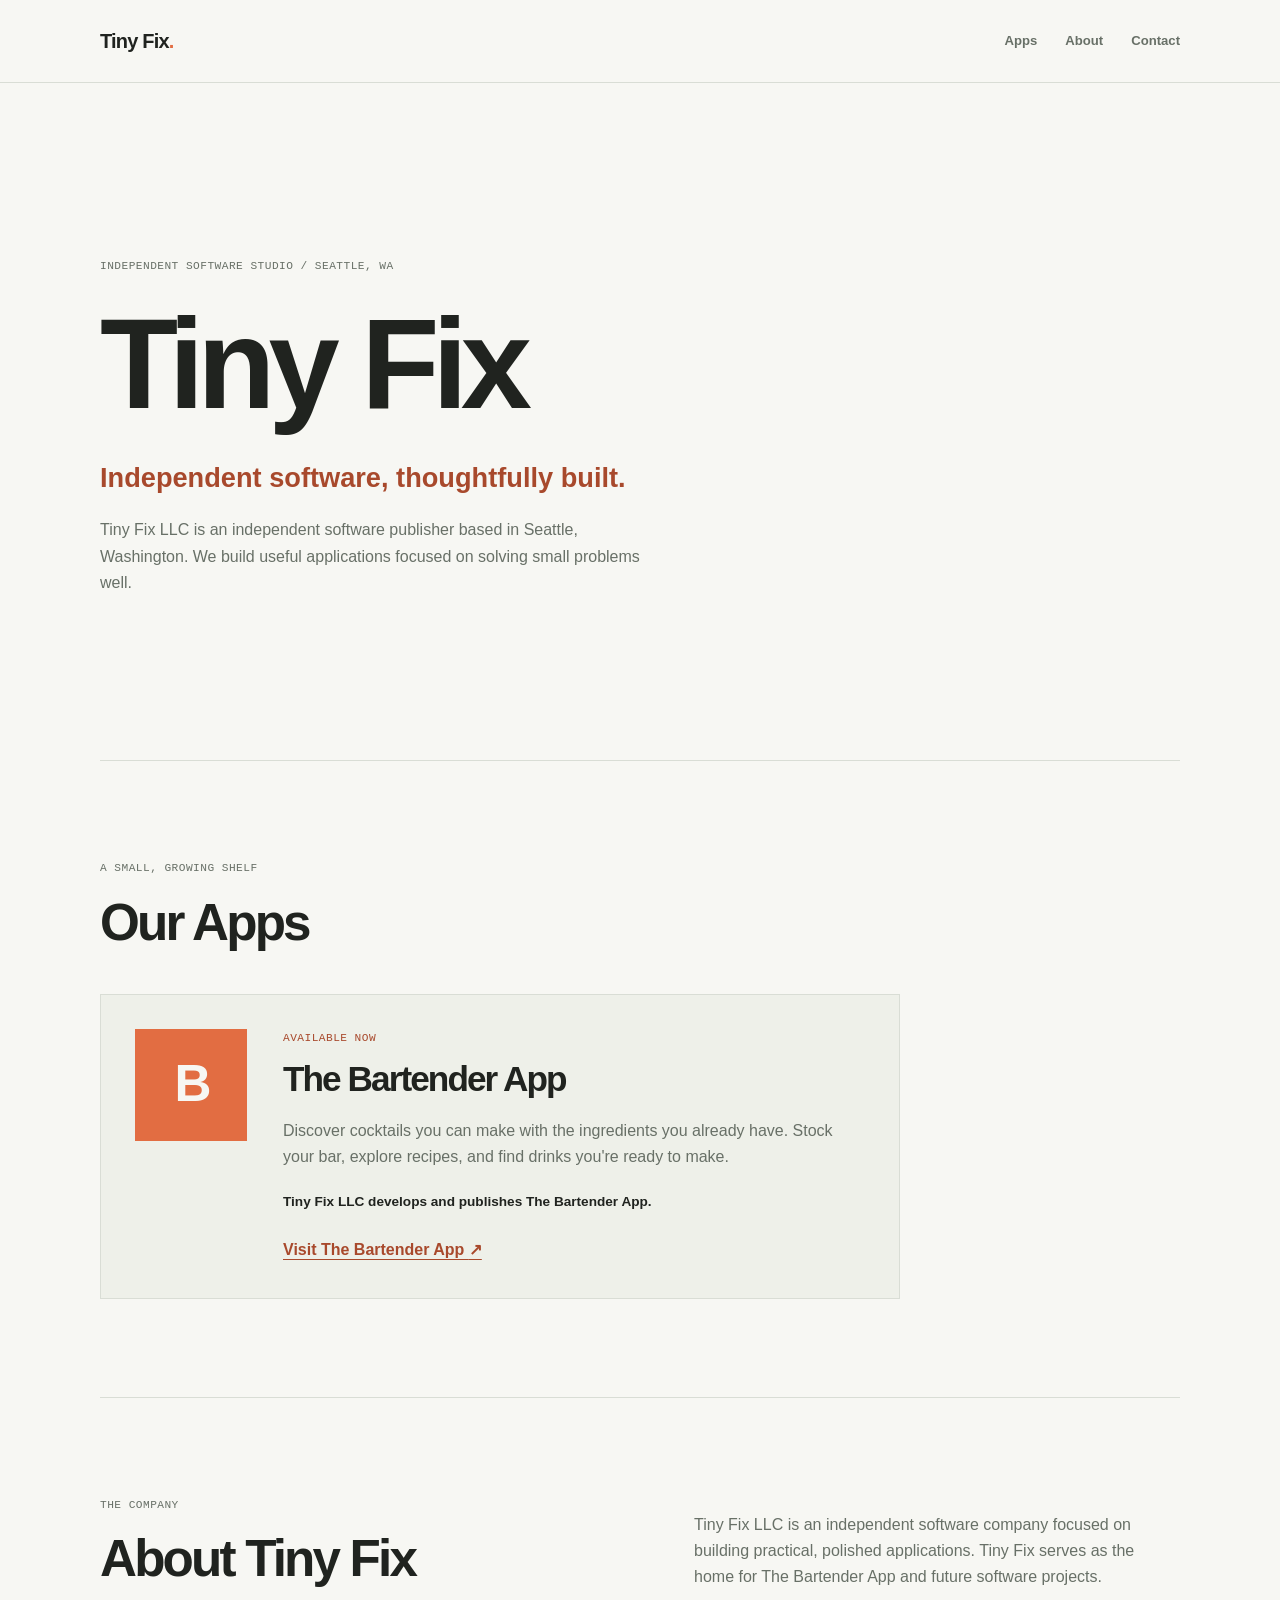
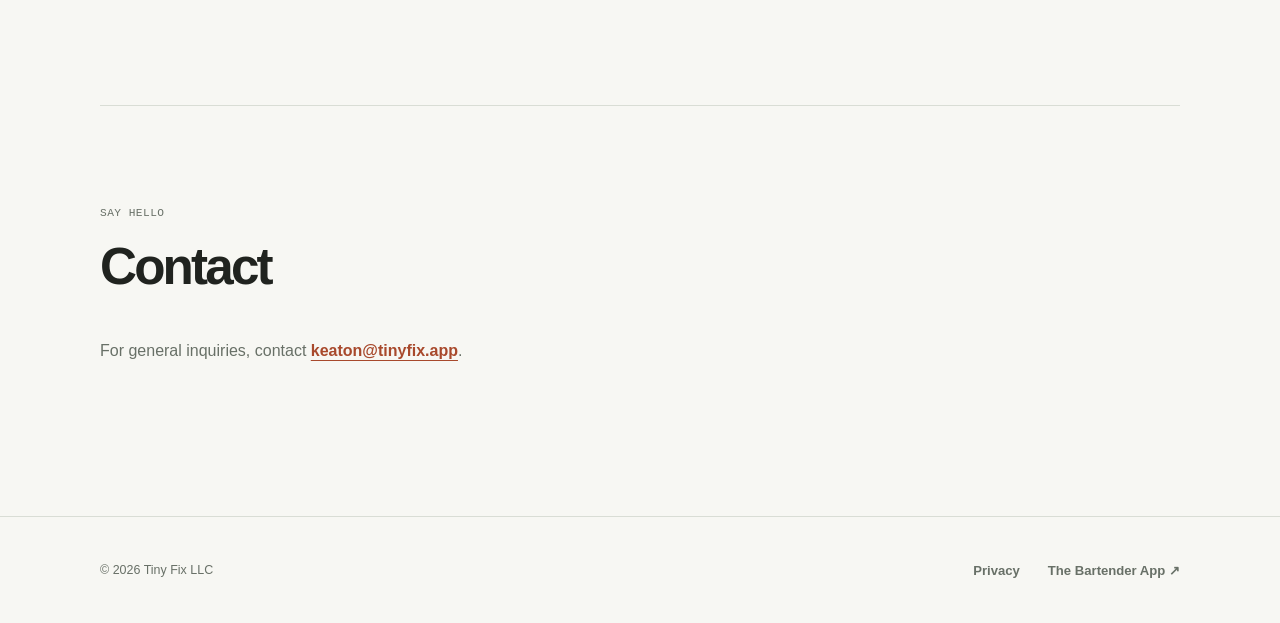
<file: index.html>
<!doctype html>
<html lang="en">
<head>
  <meta charset="utf-8">
  <meta name="viewport" content="width=device-width, initial-scale=1">
  <meta name="description" content="Tiny Fix LLC is an independent software company based in Seattle, Washington. We build useful applications focused on solving small problems well.">
  <meta name="theme-color" content="#f7f7f3">
  <title>Tiny Fix LLC | Independent software</title>
  <link rel="icon" href="assets/favicon.svg" type="image/svg+xml">
  <link rel="stylesheet" href="styles.css">
</head>
<body>
  <a class="skip-link" href="#main-content">Skip to content</a>
  <header class="site-header">
    <div class="shell header-inner">
      <a class="wordmark" href="index.html" aria-label="Tiny Fix home">Tiny Fix<span class="wordmark-dot">.</span></a>
      <nav class="site-nav" aria-label="Primary navigation">
        <a href="#apps">Apps</a>
        <a href="#about">About</a>
        <a href="#contact">Contact</a>
      </nav>
    </div>
  </header>

  <main id="main-content">
    <section class="hero shell" aria-labelledby="hero-title">
      <p class="eyebrow">Independent software studio <span aria-hidden="true">/</span> Seattle, WA</p>
      <h1 id="hero-title">Tiny Fix</h1>
      <p class="hero-lede">Independent software, thoughtfully built.</p>
      <p class="hero-copy">Tiny Fix LLC is an independent software publisher based in Seattle, Washington. We build useful applications focused on solving small problems well.</p>
    </section>

    <section class="section shell" id="apps" aria-labelledby="apps-title">
      <div class="section-heading">
        <p class="eyebrow">A small, growing shelf</p>
        <h2 id="apps-title">Our Apps</h2>
      </div>
      <article class="app-card">
        <div class="app-mark" aria-hidden="true">B</div>
        <div class="app-details">
          <p class="card-kicker">Available now</p>
          <h3>The Bartender App</h3>
          <p>Discover cocktails you can make with the ingredients you already have. Stock your bar, explore recipes, and find drinks you're ready to make.</p>
          <p class="app-byline">Tiny Fix LLC develops and publishes The Bartender App.</p>
          <a class="text-link" href="https://thebartenderapp.com" target="_blank" rel="noopener noreferrer">Visit The Bartender App <span aria-hidden="true">&#8599;</span></a>
        </div>
      </article>
    </section>

    <section class="section split-section shell" id="about" aria-labelledby="about-title">
      <div class="section-heading">
        <p class="eyebrow">The company</p>
        <h2 id="about-title">About Tiny Fix</h2>
      </div>
      <div class="section-copy">
        <p>Tiny Fix LLC is an independent software company focused on building practical, polished applications. Tiny Fix serves as the home for The Bartender App and future software projects.</p>
      </div>
    </section>

    <section class="section contact-section shell" id="contact" aria-labelledby="contact-title">
      <div class="section-heading">
        <p class="eyebrow">Say hello</p>
        <h2 id="contact-title">Contact</h2>
      </div>
      <div class="section-copy">
        <p>For general inquiries, contact <a class="text-link" href="mailto:keaton@tinyfix.app">keaton@tinyfix.app</a>.</p>
      </div>
    </section>
  </main>

  <footer class="site-footer">
    <div class="shell footer-inner">
      <p>&copy; 2026 Tiny Fix LLC</p>
      <nav aria-label="Footer navigation">
        <a href="privacy.html">Privacy</a>
        <a href="https://thebartenderapp.com" target="_blank" rel="noopener noreferrer">The Bartender App <span aria-hidden="true">&#8599;</span></a>
      </nav>
    </div>
  </footer>
</body>
</html>
</file>
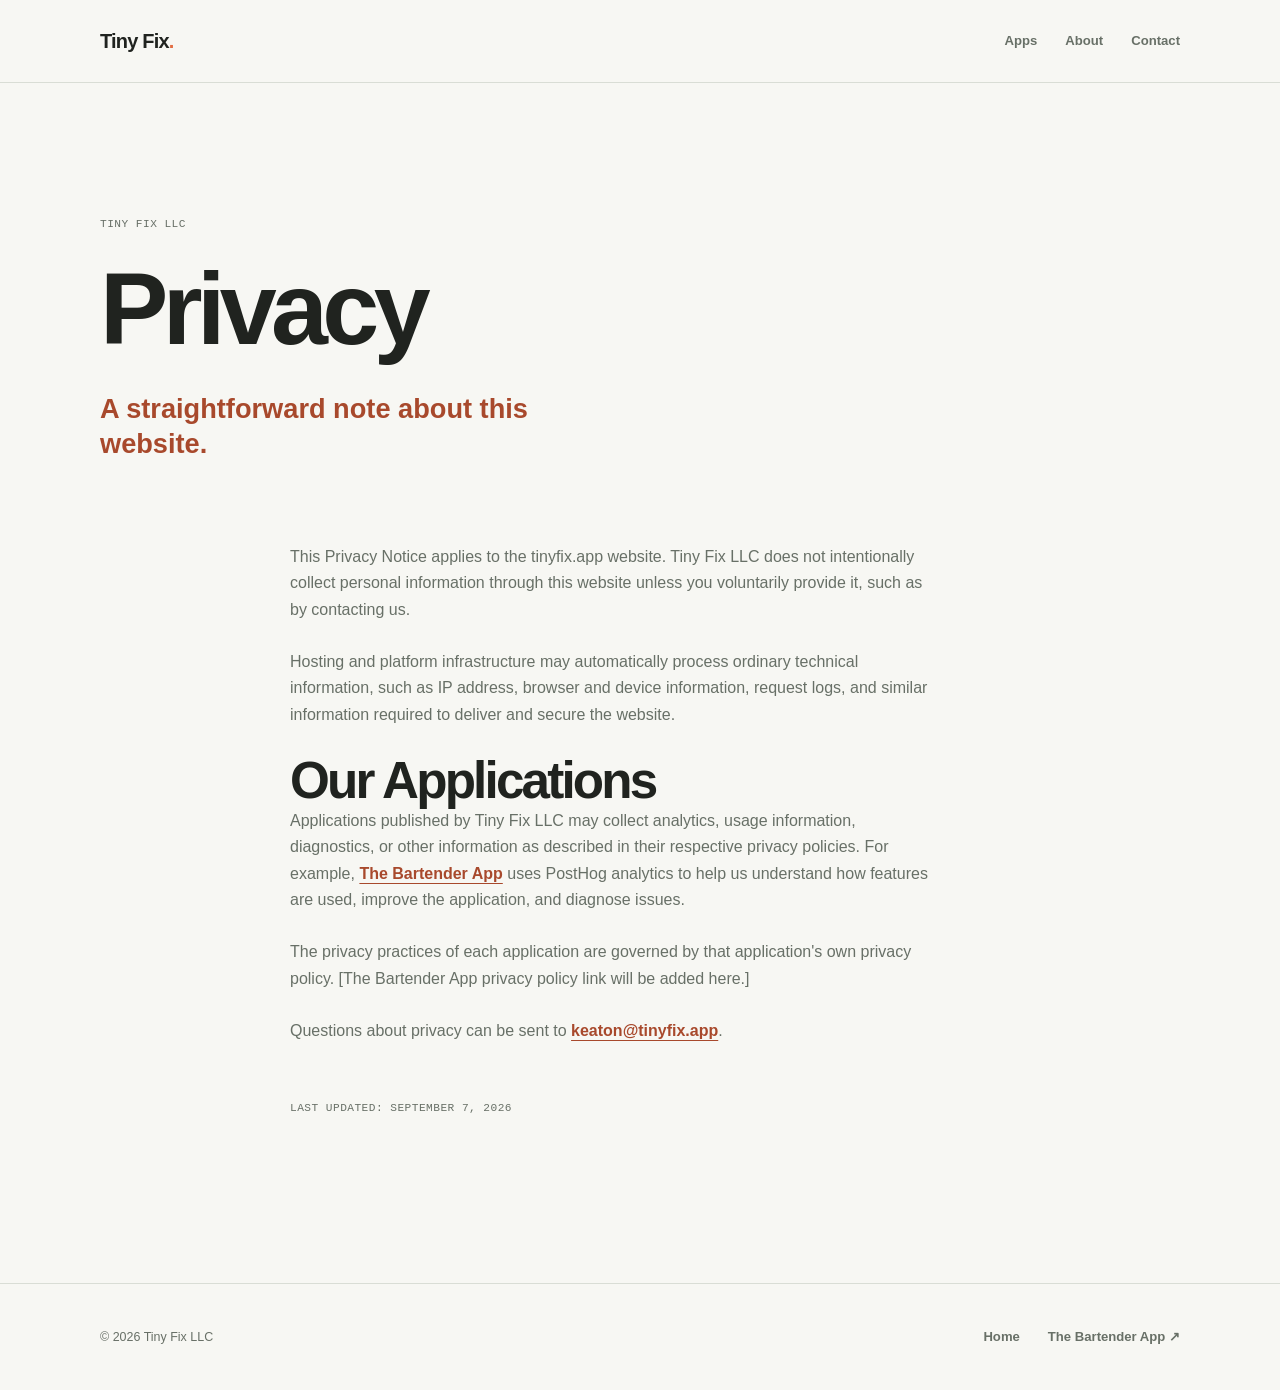
<file: privacy.html>
<!doctype html>
<html lang="en">
<head>
  <meta charset="utf-8">
  <meta name="viewport" content="width=device-width, initial-scale=1">
  <meta name="description" content="Privacy information for the Tiny Fix LLC website.">
  <meta name="theme-color" content="#f7f7f3">
  <title>Privacy | Tiny Fix LLC</title>
  <link rel="icon" href="assets/favicon.svg" type="image/svg+xml">
  <link rel="stylesheet" href="styles.css">
</head>
<body>
  <a class="skip-link" href="#main-content">Skip to content</a>
  <header class="site-header">
    <div class="shell header-inner">
      <a class="wordmark" href="index.html" aria-label="Tiny Fix home">Tiny Fix<span class="wordmark-dot">.</span></a>
      <nav class="site-nav" aria-label="Primary navigation">
        <a href="index.html#apps">Apps</a>
        <a href="index.html#about">About</a>
        <a href="index.html#contact">Contact</a>
      </nav>
    </div>
  </header>

  <main id="main-content">
    <section class="page-intro shell" aria-labelledby="privacy-title">
      <p class="eyebrow">Tiny Fix LLC</p>
      <h1 id="privacy-title">Privacy</h1>
      <p class="hero-lede">A straightforward note about this website.</p>
    </section>

    <article class="prose shell">
      <p>This Privacy Notice applies to the tinyfix.app website. Tiny Fix LLC does not intentionally collect personal information through this website unless you voluntarily provide it, such as by contacting us.</p>
      <p>Hosting and platform infrastructure may automatically process ordinary technical information, such as IP address, browser and device information, request logs, and similar information required to deliver and secure the website.</p>

      <h2>Our Applications</h2>
      <p>Applications published by Tiny Fix LLC may collect analytics, usage information, diagnostics, or other information as described in their respective privacy policies. For example, <a class="text-link" href="https://thebartenderapp.com" target="_blank" rel="noopener noreferrer">The Bartender App</a> uses PostHog analytics to help us understand how features are used, improve the application, and diagnose issues.</p>
      <p>The privacy practices of each application are governed by that application's own privacy policy. <span class="placeholder">[The Bartender App privacy policy link will be added here.]</span></p>
      <p>Questions about privacy can be sent to <a class="text-link" href="mailto:keaton@tinyfix.app">keaton@tinyfix.app</a>.</p>
      <p class="updated">Last updated: September 7, 2026</p>
    </article>
  </main>

  <footer class="site-footer">
    <div class="shell footer-inner">
      <p>&copy; 2026 Tiny Fix LLC</p>
      <nav aria-label="Footer navigation">
        <a href="index.html">Home</a>
        <a href="https://thebartenderapp.com" target="_blank" rel="noopener noreferrer">The Bartender App <span aria-hidden="true">&#8599;</span></a>
      </nav>
    </div>
  </footer>
</body>
</html>
</file>
<file: styles.css>
:root {
  --ink: #20231f;
  --muted: #687067;
  --line: #d9ddd5;
  --paper: #f7f7f3;
  --surface: #eef0e9;
  --accent: #e26d42;
  --accent-dark: #a8492c;
  --max-width: 1080px;
}

* { box-sizing: border-box; }

html { scroll-behavior: smooth; }

body {
  margin: 0;
  color: var(--ink);
  background: var(--paper);
  font-family: 'Trebuchet MS', 'Segoe UI', sans-serif;
  font-size: 16px;
  line-height: 1.65;
  -webkit-font-smoothing: antialiased;
}

a { color: inherit; }

a:focus-visible {
  outline: 3px solid var(--accent);
  outline-offset: 4px;
}

.shell { width: min(calc(100% - 48px), var(--max-width)); margin: 0 auto; }

.skip-link {
  position: absolute;
  top: 12px;
  left: 12px;
  z-index: 2;
  padding: 8px 12px;
  color: #fff;
  background: var(--ink);
  transform: translateY(-150%);
}

.skip-link:focus { transform: translateY(0); }

.site-header { border-bottom: 1px solid var(--line); }
.header-inner, .footer-inner { display: flex; align-items: center; justify-content: space-between; min-height: 82px; }
.wordmark { font-size: 1.25rem; font-weight: 700; letter-spacing: -0.04em; text-decoration: none; }
.wordmark-dot { color: var(--accent); }
.site-nav, .footer-inner nav { display: flex; gap: 28px; }
.site-nav a, .footer-inner a { color: var(--muted); font-size: .82rem; font-weight: 600; text-decoration: none; }
.site-nav a:hover, .footer-inner a:hover { color: var(--ink); }

.eyebrow, .card-kicker, .updated {
  margin: 0;
  color: var(--muted);
  font-family: Consolas, 'Courier New', monospace;
  font-size: .7rem;
  letter-spacing: .04em;
  text-transform: uppercase;
}

.hero { padding-top: clamp(94px, 15vw, 174px); padding-bottom: clamp(100px, 15vw, 164px); }
h1, h2, h3 { margin: 0; letter-spacing: -.055em; line-height: 1.05; }
h1 { max-width: 720px; margin-top: 22px; font-size: clamp(4.2rem, 10vw, 8.5rem); font-weight: 600; }
h2 { margin-top: 18px; font-size: clamp(2.1rem, 4vw, 3.4rem); font-weight: 600; }
h3 { font-size: clamp(1.6rem, 3vw, 2.2rem); font-weight: 600; }
.hero-lede { max-width: 530px; margin: 28px 0 0; color: var(--accent-dark); font-size: clamp(1.25rem, 2.5vw, 1.7rem); font-weight: 600; line-height: 1.3; }
.hero-copy { max-width: 560px; margin: 22px 0 0; color: var(--muted); }

.section { padding-top: 98px; padding-bottom: 98px; border-top: 1px solid var(--line); }
.section-heading { margin-bottom: 44px; }
.app-card { display: grid; grid-template-columns: 112px 1fr; gap: 36px; max-width: 800px; padding: 34px; background: var(--surface); border: 1px solid var(--line); transition: border-color .2s ease, transform .2s ease; }
.app-card:hover { border-color: #b9c1b7; transform: translateY(-3px); }
.app-mark { display: grid; place-items: center; width: 112px; height: 112px; color: var(--paper); background: var(--accent); font-size: 3.2rem; font-weight: 700; letter-spacing: -.08em; }
.card-kicker { margin-bottom: 14px; color: var(--accent-dark); }
.app-details > p:not(.card-kicker):not(.app-byline) { max-width: 570px; margin: 20px 0; color: var(--muted); }
.app-byline { margin: 20px 0 24px; color: var(--ink); font-size: .85rem; font-weight: 600; }
.text-link { color: var(--accent-dark); font-weight: 700; text-underline-offset: 4px; }
.text-link:hover { color: var(--ink); }

.split-section { display: grid; grid-template-columns: 1fr 1fr; gap: 10%; }
.split-section .section-heading { margin-bottom: 0; }
.section-copy { max-width: 470px; color: var(--muted); }
.contact-section { padding-bottom: 136px; }
.page-intro { padding-top: clamp(78px, 12vw, 132px); padding-bottom: 82px; }
.page-intro h1 { font-size: clamp(3.6rem, 8vw, 6.5rem); }
.prose { max-width: 700px; padding-bottom: 140px; }
.prose p { max-width: 650px; margin: 0 0 26px; color: var(--muted); }
.prose .updated { margin-top: 54px; }

.site-footer { border-top: 1px solid var(--line); }
.footer-inner { min-height: 106px; }
.footer-inner p { margin: 0; color: var(--muted); font-size: .78rem; }

@media (max-width: 640px) {
  .shell { width: min(calc(100% - 36px), var(--max-width)); }
  .header-inner { min-height: 72px; }
  .site-nav, .footer-inner nav { gap: 16px; }
  .site-nav a, .footer-inner a { font-size: .74rem; }
  .hero { padding-top: 82px; padding-bottom: 88px; }
  h1 { font-size: clamp(3.8rem, 19vw, 6rem); }
  .section { padding-top: 72px; padding-bottom: 72px; }
  .section-heading { margin-bottom: 32px; }
  .app-card { grid-template-columns: 1fr; gap: 26px; padding: 24px; }
  .app-mark { width: 72px; height: 72px; font-size: 2rem; }
  .split-section { display: block; }
  .split-section .section-heading { margin-bottom: 30px; }
  .contact-section { padding-bottom: 90px; }
  .footer-inner { display: block; padding: 28px 0; }
  .footer-inner nav { margin-top: 14px; }
}

@media (prefers-reduced-motion: reduce) {
  html { scroll-behavior: auto; }
  .app-card { transition: none; }
}
</file>
